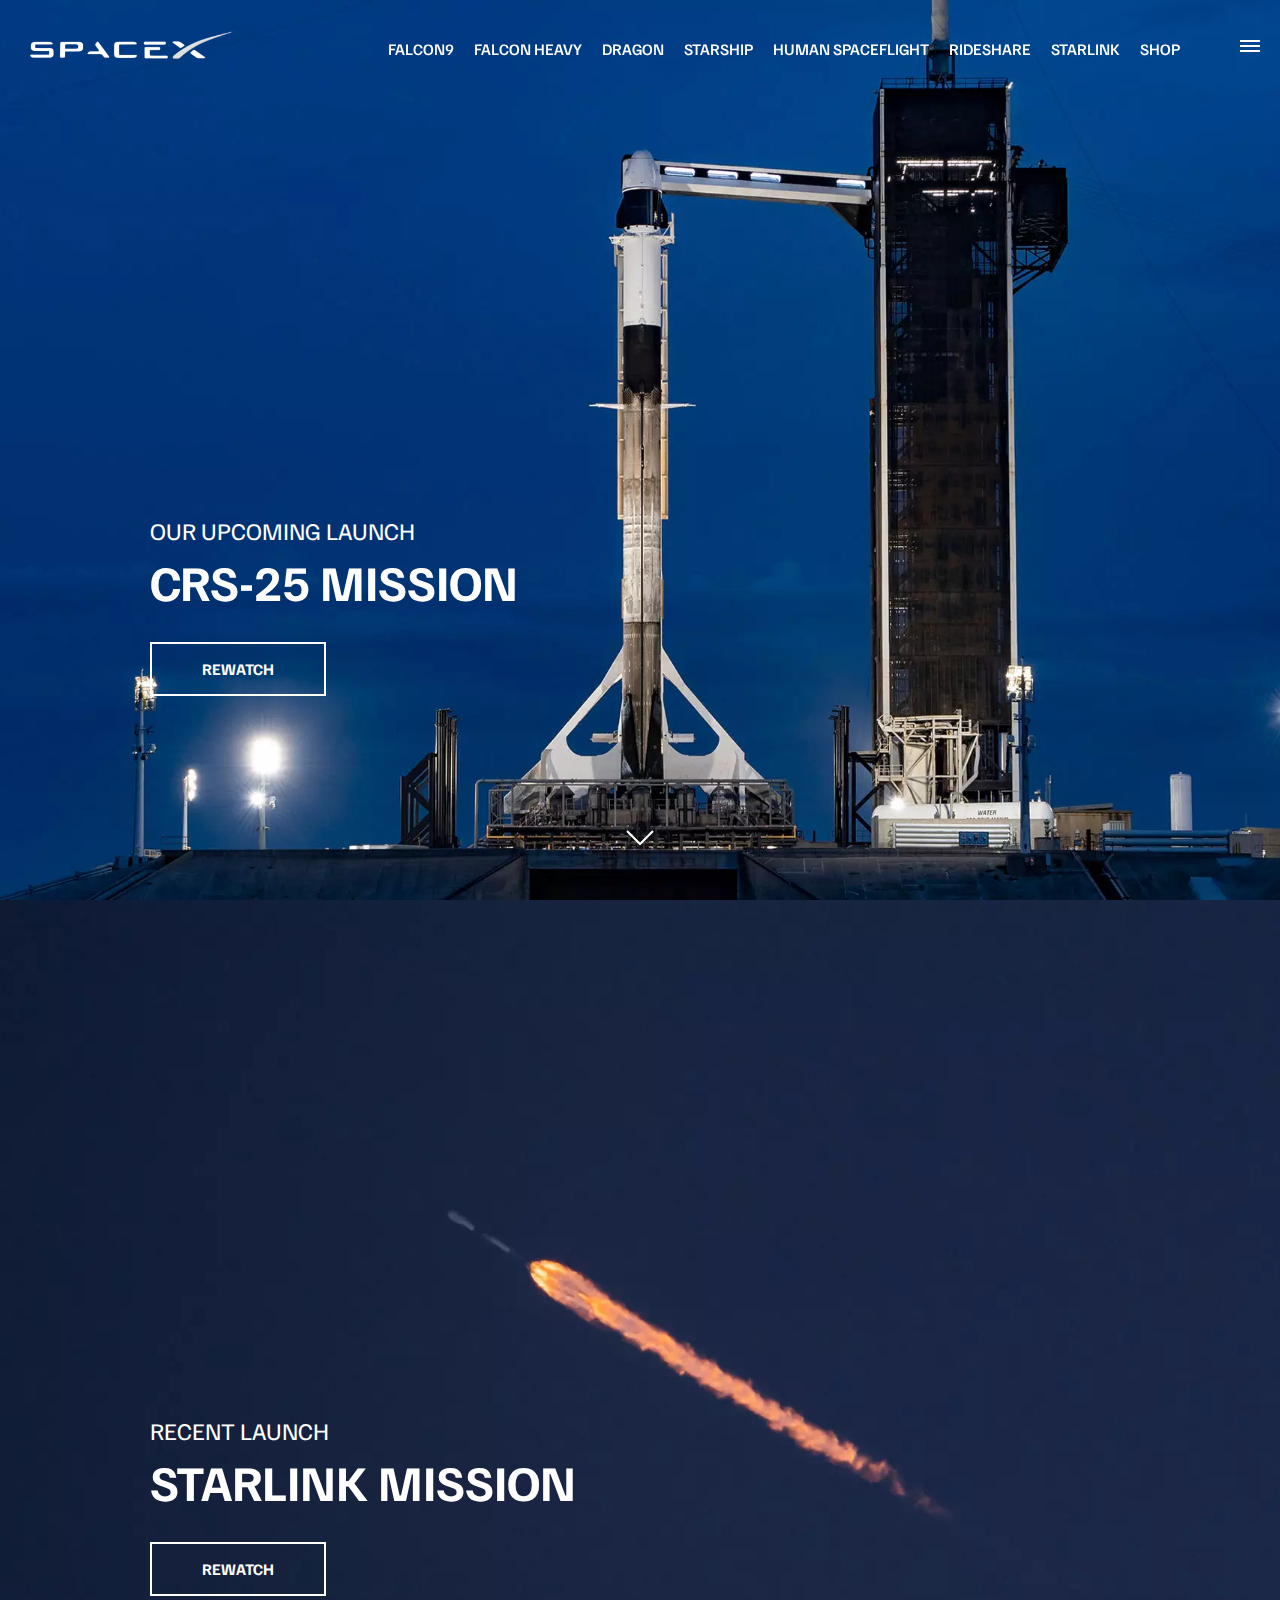
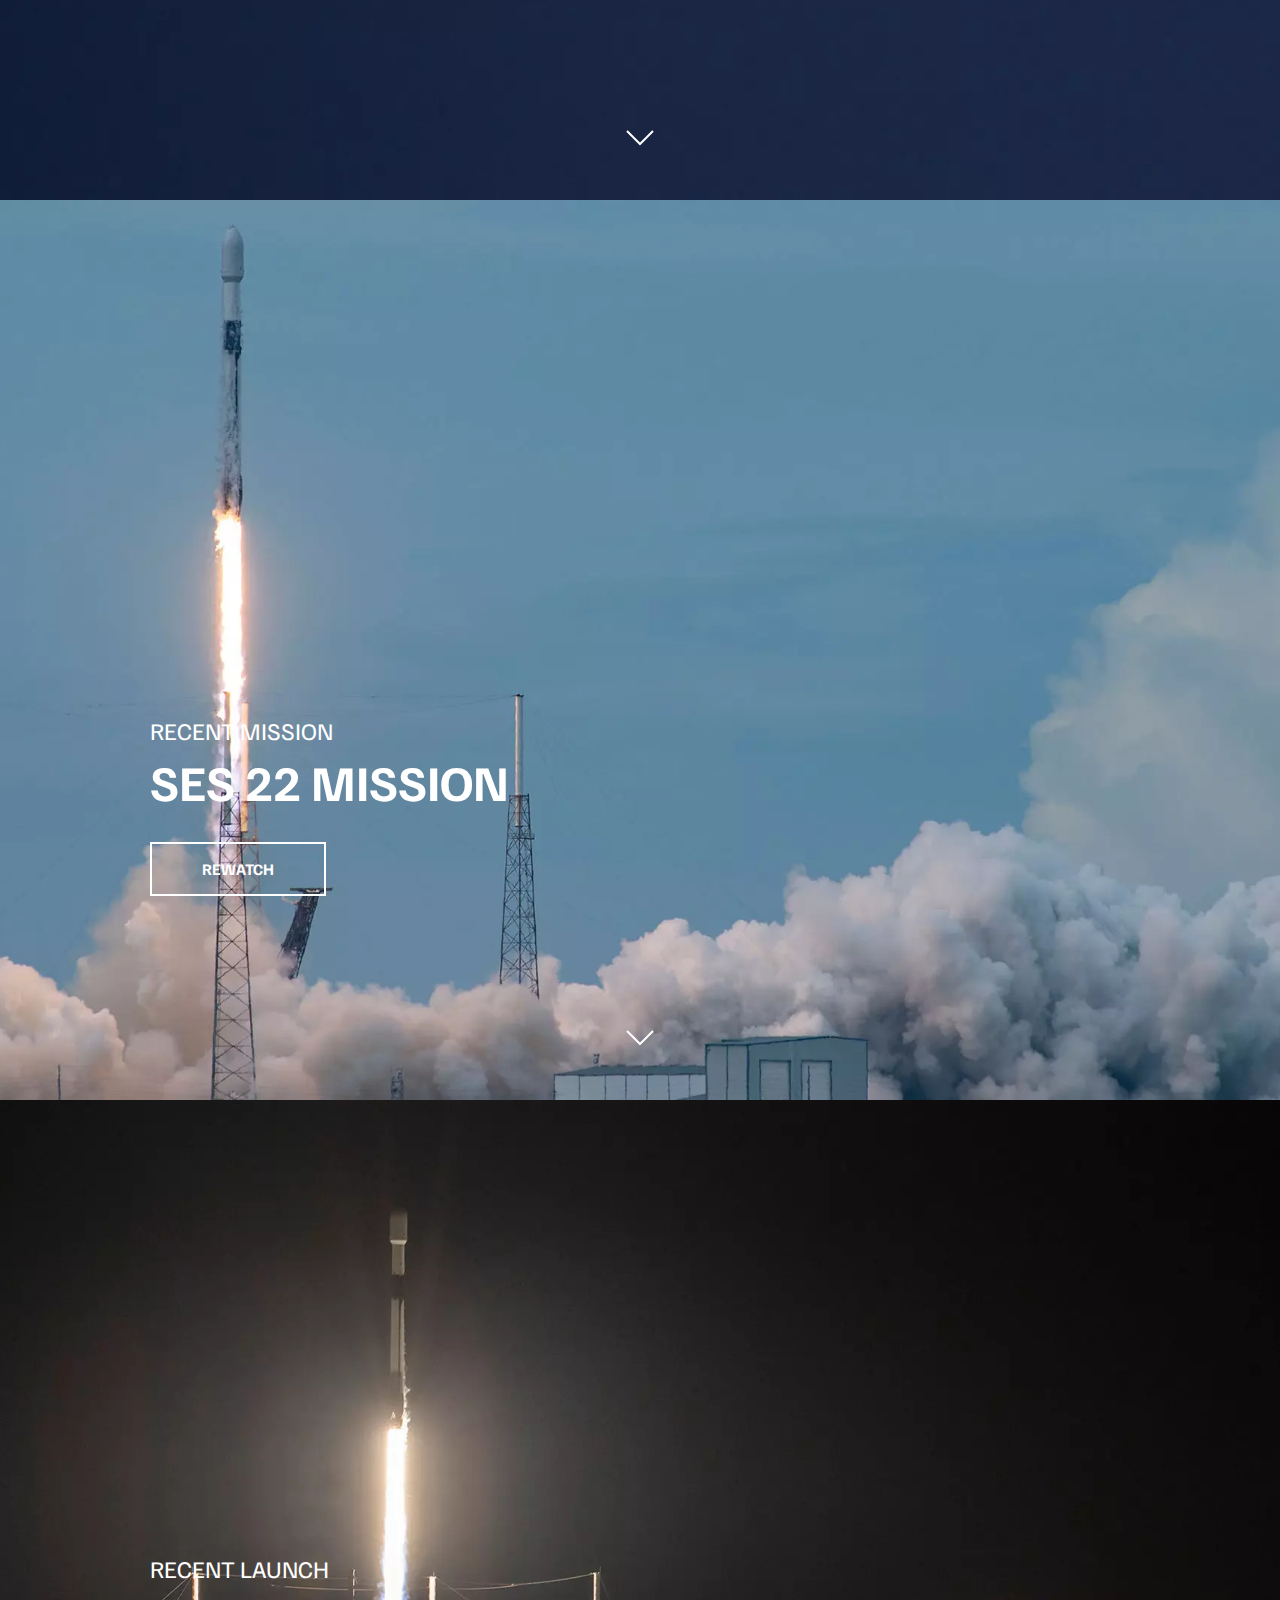
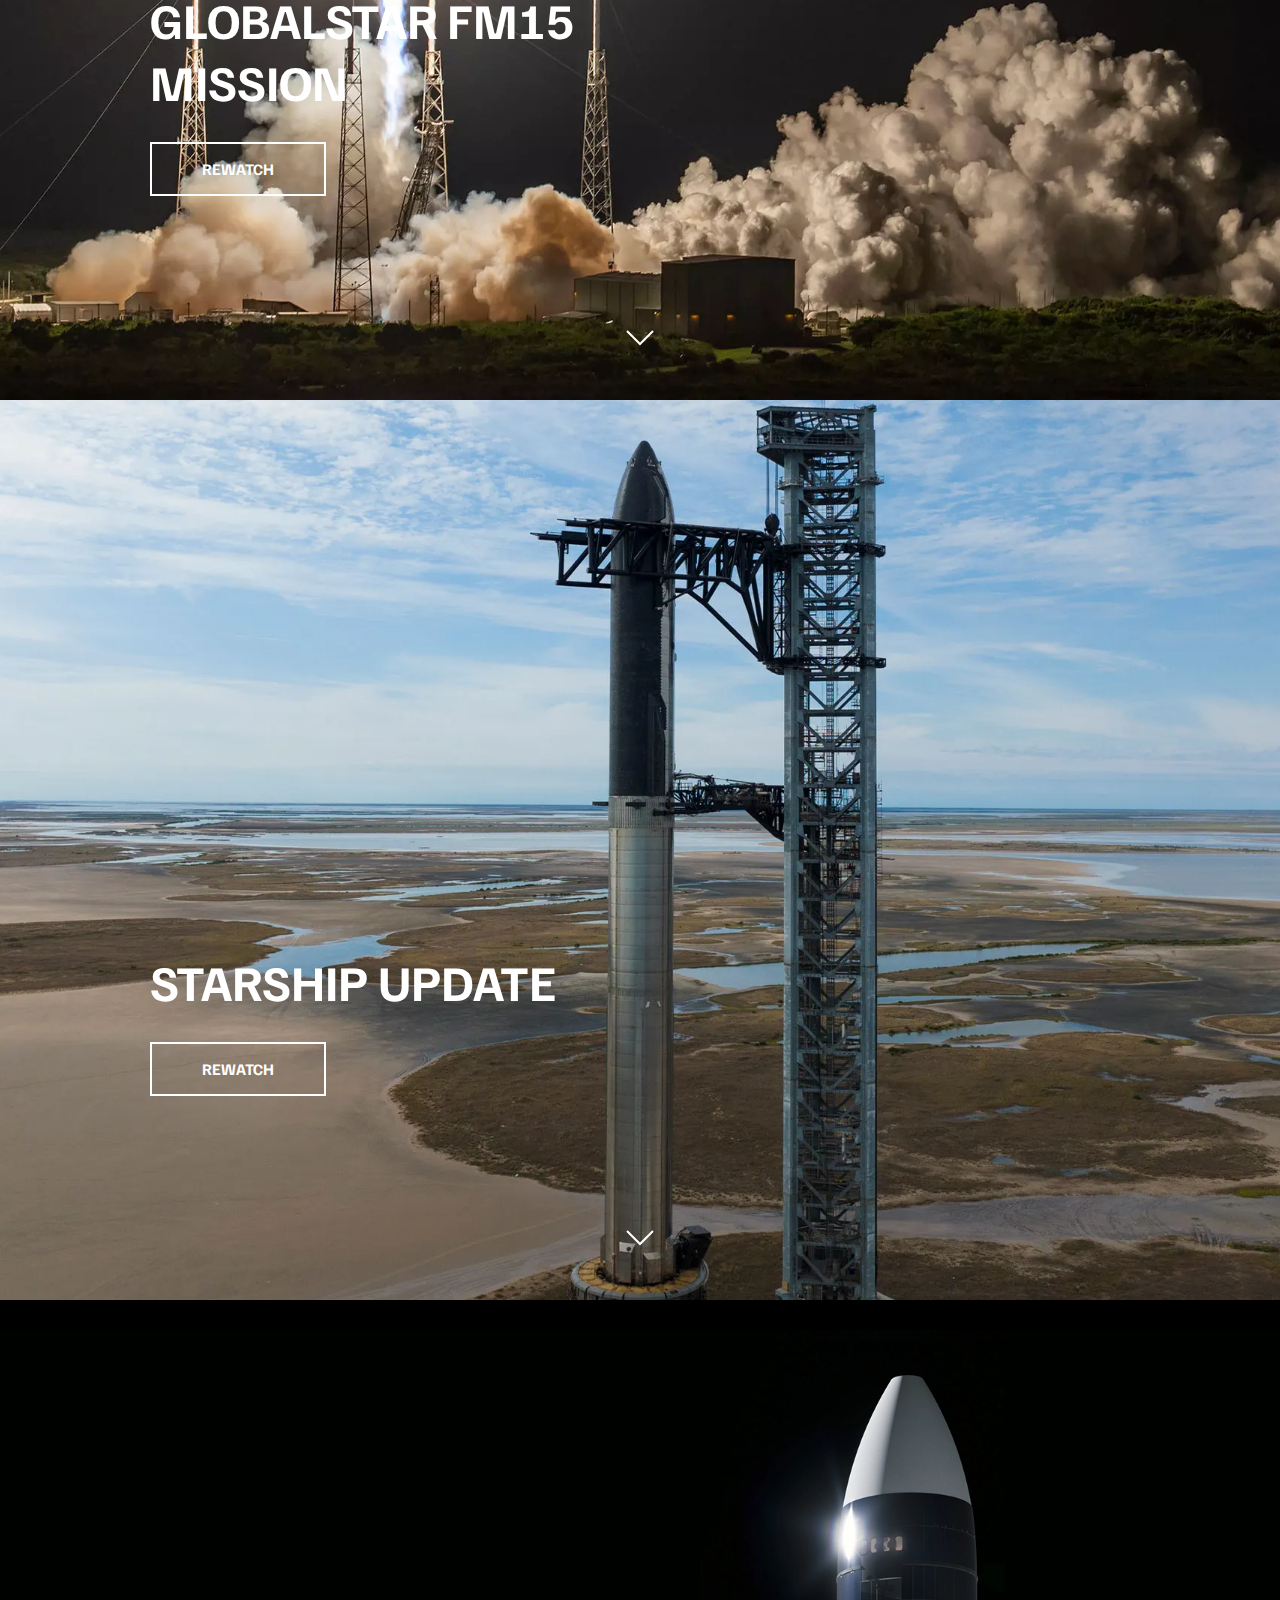
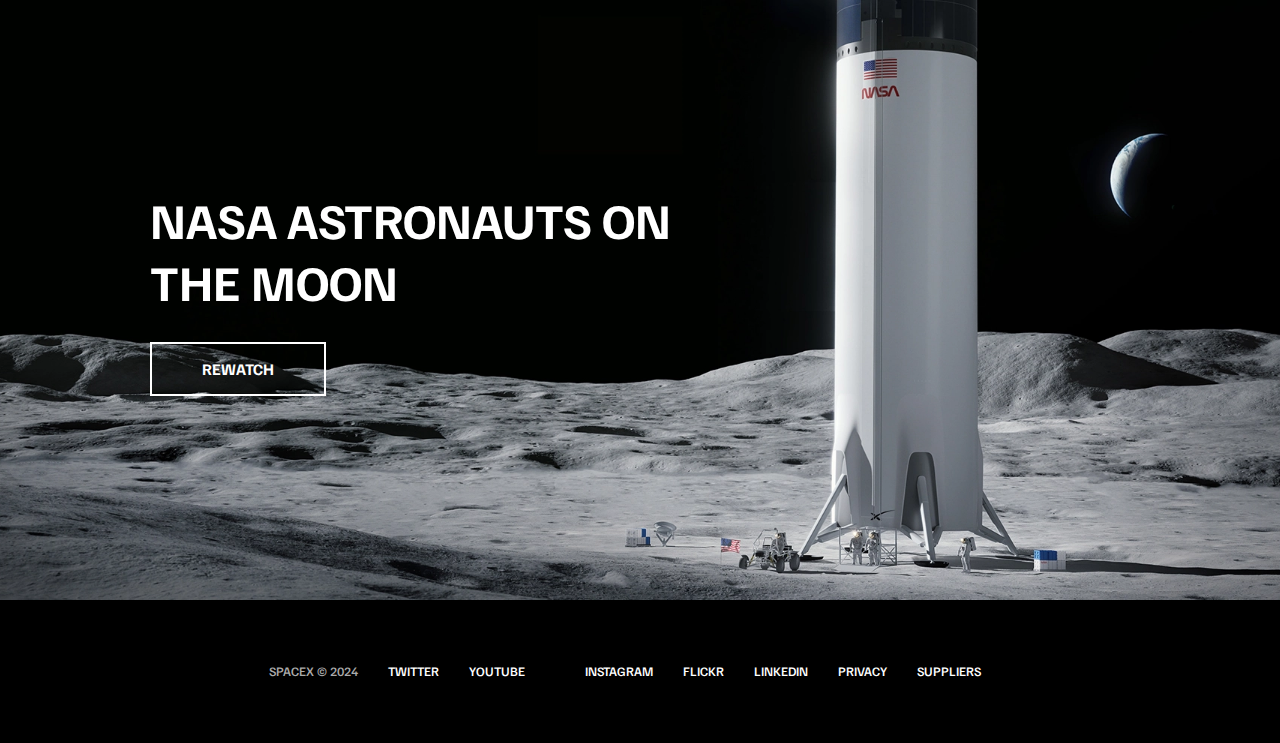
<file: index.html>
<!DOCTYPE html>
 <html>
 <head>
 	<meta charset="utf-8">
 	<meta name="viewport" content="width=device-width, initial-scale=1">
 	<link rel="stylesheet" type="text/css" href="css/style.css">
 	<script src="./js/main.js" defer></script>
 	<title>SpaceX</title>
 </head>
 <body>
 	<div id="overlay"></div>
 	<div id="mobile-menu" class="mobile-main-menu">
 		<ul>
 			<li><a href="#">Mission</a></li>
 			<li><a href="#">Launches</a></li>
 			<li><a href="#">Careers</a></li>
 			<li><a href="#">Updates</a></li>
 			<li><a href="#">Shop</a></li>

 				<li class="mobile-only"><a href="falcon9.html">Falcon9</li>
 				<li class="mobile-only"><a href="falcon-heavy.html">Falcon Heavy</li>
 				<li class="mobile-only"><a href="dragon.html">Dragon</li>
 				<li class="mobile-only"><a href="#">Starship</a></li>
 				<li class="mobile-only"><a href="#">Human Spaceflight</a></li>
 				<li class="mobile-only"><a href="#">RideShare</a></li>
 				<li class="mobile-only"><a href="#">Starlink</a></li>
 		</ul>
 	</div>
 	<header class="main-header">
 		<div class="logo">
 			<a href="index.html">
 				<img src="img/logo.png" alt="SpaceX">
 			</a>
 		</div>
 		<nav class="desktop-main-menu">
 			<ul>
 				<li><a href="falcon9.html">Falcon9</li>
 				<li><a href="falcon-heavy.html">Falcon Heavy</li>
 				<li><a href="dragon.html">Dragon</li>
 				<li><a href="#">Starship</a></li>
 				<li><a href="#">Human Spaceflight</a></li>
 				<li><a href="#">RideShare</a></li>
 				<li><a href="#">Starlink</a></li>
 				<li><a href="#">Shop</a></li>
 			</ul>
 		</nav>
 	</header>

 	<!-- HAMBURGER MENU -->
 	<button id="menu-btn" class="hamburger" type="button">
 		<span class="hamburger-top"></span>
 		<span class="hamburger-middle"></span>
 		<span class="hamburger-bottom"></span>
 	</button>

 	<!-- Section-A -->
 	<section class="section-a">
 		<div class="section-inner">
 			<h4>Our Upcoming Launch</h4>
 			<h2>CRS-25 Mission</h2>
 			<a href="#" class="btn">
 				<div class="hover"></div>
 				<span>Rewatch</span>
 			</a>
 		</div>

 		<div class="scroll-arrow">
 			<svg width="30px" height="20px">
 				<path 
 					stroke="#ffffff"
 					fill="none"
 					stroke-width="2px"
 					d="M2.000,5.000 L15.000,18.000 L28.000,5.000">
 				</path>
 			</svg>
 		</div>
 	</section>

 	<!-- Section-B -->
 	<section class="section-b">
 		<div class="section-inner">
 			<h4>Recent Launch</h4>
 			<h2>Starlink Mission</h2>
 			<a href="#" class="btn">
 				<div class="hover"></div>
 				<span>Rewatch</span>
 			</a>
 		</div>

 		<div class="scroll-arrow">
 			<svg width="30px" height="20px">
 				<path 
 					stroke="#ffffff"
 					fill="none"
 					stroke-width="2px"
 					d="M2.000,5.000 L15.000,18.000 L28.000,5.000">
 				</path>
 			</svg>
 		</div>
 	</section>


 	<!-- Section-C  -->
 	<section class="section-c">
 		<div class="section-inner">
 			<h4>Recent Mission</h4>
 			<h2>SES 22 Mission</h2>
 			<a href="#" class="btn">
 				<div class="hover"></div>
 				<span>Rewatch</span>
 			</a>
 		</div>

 		<div class="scroll-arrow">
 			<svg width="30px" height="20px">
 				<path 
 					stroke="#ffffff"
 					fill="none"
 					stroke-width="2px"
 					d="M2.000,5.000 L15.000,18.000 L28.000,5.000">
 				</path>
 			</svg>
 		</div>
 	</section>

 	<!-- Section-D -->
 	<section class="section-d">
 		<div class="section-inner">
 			<h4>Recent Launch</h4>
 			<h2>Globalstar FM15 Mission </h2>
 			<a href="#" class="btn">
 				<div class="hover"></div>
 				<span>Rewatch</span>
 			</a>
 		</div>

 		<div class="scroll-arrow">
 			<svg width="30px" height="20px">
 				<path 
 					stroke="#ffffff"
 					fill="none"
 					stroke-width="2px"
 					d="M2.000,5.000 L15.000,18.000 L28.000,5.000">
 				</path>
 			</svg>
 		</div>
 	</section>

<!-- Section-F -->
<section class="section-e">
 		<div class="section-inner">
 			<h2>Starship Update</h2>
 			<a href="#" class="btn">
 				<div class="hover"></div>
 				<span>Rewatch</span>
 			</a>
 		</div>

 		<div class="scroll-arrow">
 			<svg width="30px" height="20px">
 				<path 
 					stroke="#ffffff"
 					fill="none"
 					stroke-width="2px"
 					d="M2.000,5.000 L15.000,18.000 L28.000,5.000">
 				</path>
 			</svg>
 		</div>
 	</section>

 	<!-- Section-f -->
 	<section class="section-f">
 		<div class="section-inner">
 			<h2>NASA Astronauts on the Moon</h2>
 			<a href="#" class="btn">
 				<div class="hover"></div>
 				<span>Rewatch</span>
 			</a>
 		</div>
 	</section>

 	<footer>
 		<ul>
 			<li>SpaceX &copy; 2024</li>
 			<li><a href="#">Twitter</a></li>
 			<li><a href="#">Youtube</a><li>
 			<li><a href="#">Instagram</a></li>
 			<li><a href="#">Flickr</a></li>
 			<li><a href="#">Linkedin</a></li>
 			<li><a href="#">Privacy</a></li>
 			<li><a href="#">Suppliers</a></li>
 		</ul>
 	</footer>



 
 </body>
 </html>
</file>
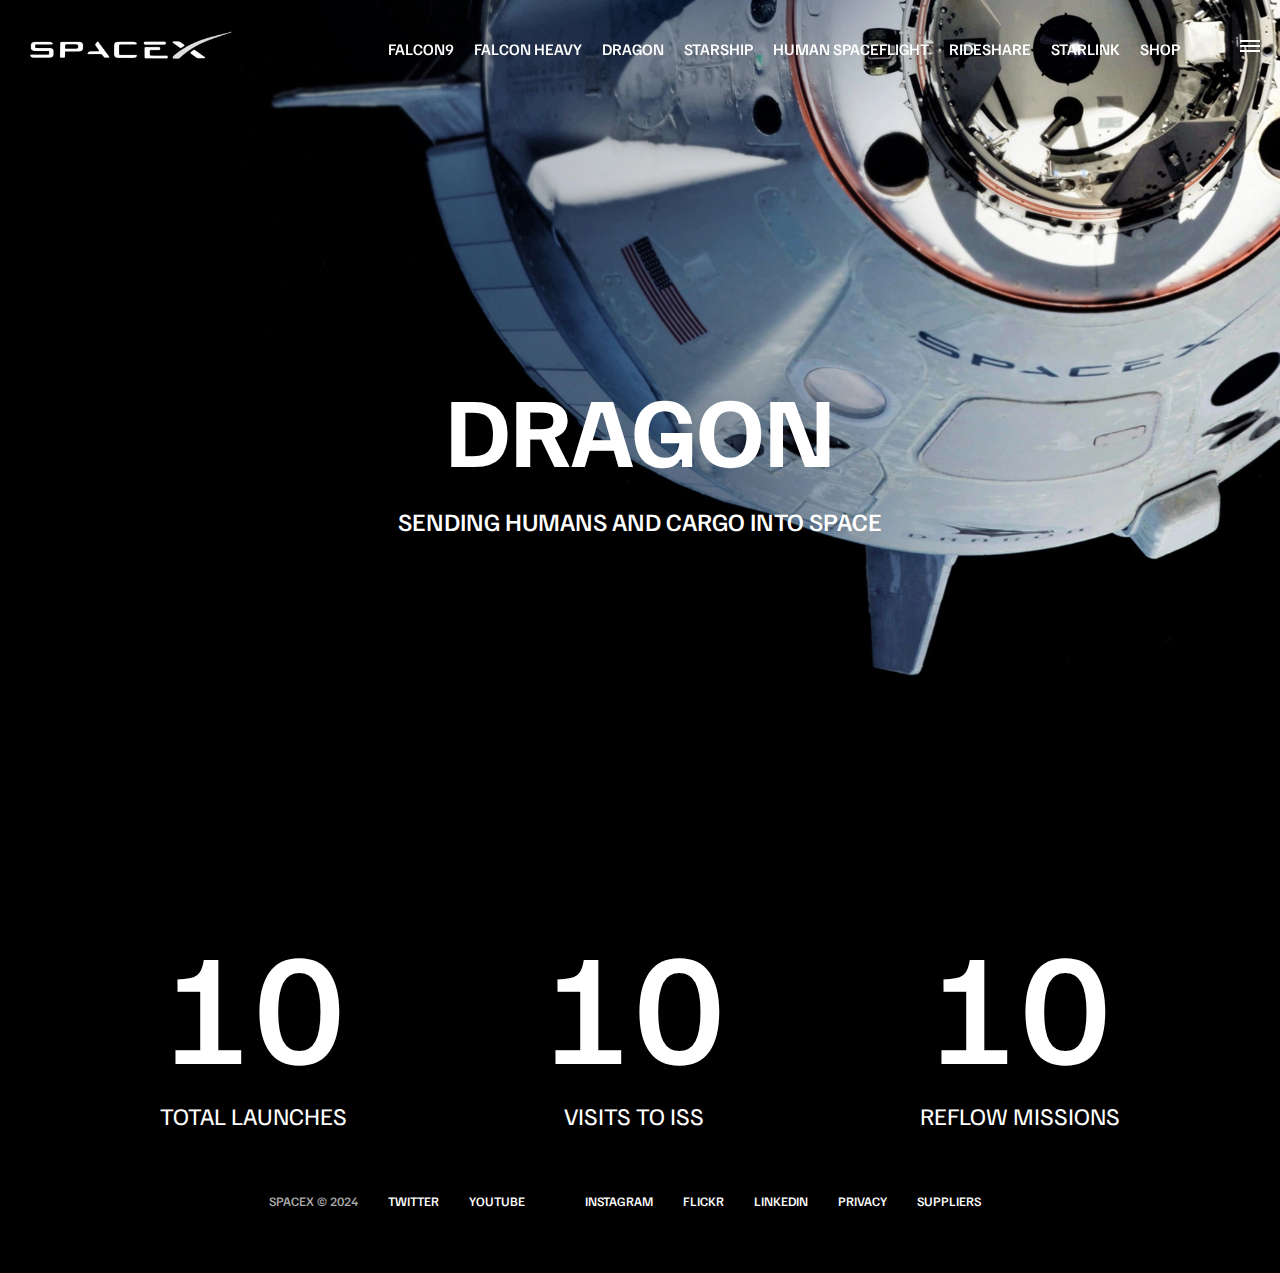
<file: dragon.html>
<!DOCTYPE html>
 <html>
 <head>
 	<meta charset="utf-8">
 	<meta name="viewport" content="width=device-width, initial-scale=1">
 	<link rel="stylesheet" type="text/css" href="css/style.css">
 	<script src="./js/main.js" defer></script>
 	<title>SpaceX | Dragon </title>
 </head>
 <body>
 	<div id="overlay"></div>
 	<div id="mobile-menu" class="mobile-main-menu">
 		<ul>
 			<li><a href="#">Mission</a></li>
 			<li><a href="#">Launches</a></li>
 			<li><a href="#">Careers</a></li>
 			<li><a href="#">Updates</a></li>
 			<li><a href="#">Shop</a></li>

 				<li class="mobile-only"><a href="falcon9.html">Falcon9</li>
 				<li class="mobile-only"><a href="falcon-heavy.html">Falcon Heavy</li>
 				<li class="mobile-only"><a href="dragon.html">Dragon</li>
 				<li class="mobile-only"><a href="#">Starship</li>
 				<li class="mobile-only"><a href="#">Human Spaceflight</li>
 				<li class="mobile-only"><a href="#">RideShare</li>
 				<li class="mobile-only"><a href="#">Starlink</a></li>
 		</ul>
 	</div>
 	<header class="main-header">
 		<div class="logo">
 			<a href="index.html">
 				<img src="img/logo.png" alt="SpaceX">
 			</a>
 		</div>
 		<nav class="desktop-main-menu">
 			<ul>
 				<li><a href="falcon9.html">Falcon9</li>
 				<li><a href="falcon-heavy.html">Falcon Heavy</li>
 				<li><a href="dragon.html">Dragon</li>
 				<li><a href="#">Starship</a></li>
 				<li><a href="#">Human Spaceflight</a></li>
 				<li><a href="#">RideShare</a></li>
 				<li><a href="#">Starlink</a></li>
 				<li><a href="#">Shop</a></li>
 			</ul>
 		</nav>
 	</header>

 	<!-- HAMBURGER MENU -->
 	<button id="menu-btn" class="hamburger" type="button">
 		<span class="hamburger-top"></span>
 		<span class="hamburger-middle"></span>
 		<span class="hamburger-bottom"></span>
 	</button>

 	<section class="section-animate bg-dragon">
 	</section>
 	<div class="section-inner-center">
 		<h3>Dragon</h3>
 		<p>Sending humans and Cargo into Space</p>
 	</div>

 	<div class="stats">
 		<div>
 			<span class="counter" data-target="34">0</span>
 			<h4>Total Launches</h4>
 		</div>
 		<div>
 			<span class="counter" data-target="31">0</span>
 			<h4>Visits to ISS</h4>
 		</div>
 		<div>
 			<span class="counter" data-target="13">0</span>
 			<h4>Reflow Missions</h4>
 		</div>
 	</div>

 	<footer>
 		<ul>
 			<li>SpaceX &copy; 2024</li>
 			<li><a href="#">Twitter</a></li>
 			<li><a href="#">Youtube</a><li>
 			<li><a href="#">Instagram</a></li>
 			<li><a href="#">Flickr</a></li>
 			<li><a href="#">Linkedin</a></li>
 			<li><a href="#">Privacy</a></li>
 			<li><a href="#">Suppliers</a></li>
 		</ul>
 	</footer>



 
 </body>
 </html>
</file>
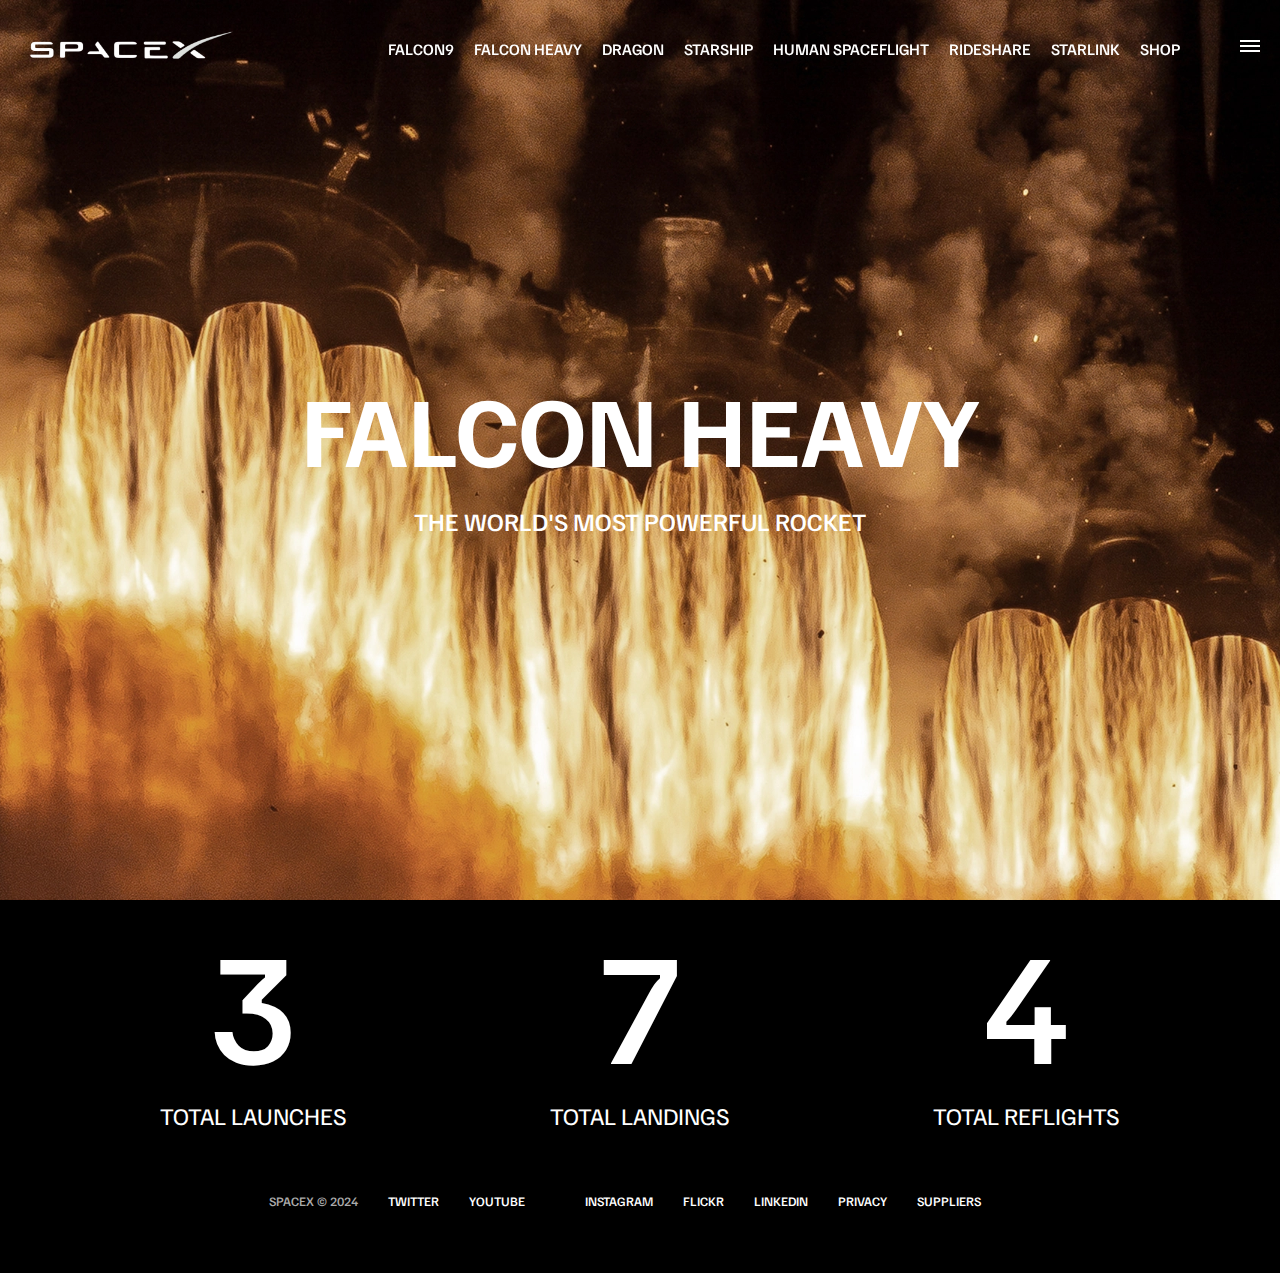
<file: falcon-heavy.html>
<!DOCTYPE html>
 <html>
 <head>
 	<meta charset="utf-8">
 	<meta name="viewport" content="width=device-width, initial-scale=1">
 	<link rel="stylesheet" type="text/css" href="css/style.css">
 	<script src="./js/main.js" defer></script>
 	<title>SpaceX | Falcon-Heavy</title>
 </head>
 <body>
 	<div id="overlay"></div>
 	<div id="mobile-menu" class="mobile-main-menu">
 		<ul>
 			<li><a href="#">Mission</a></li>
 			<li><a href="#">Launches</a></li>
 			<li><a href="#">Careers</a></li>
 			<li><a href="#">Updates</a></li>
 			<li><a href="#">Shop</a></li>

 				<li class="mobile-only"><a href="falcon9.html">Falcon9</li>
 				<li class="mobile-only"><a href="falcon-heavy.html">Falcon Heavy</li>
 				<li class="mobile-only"><a href="dragon.html">Dragon</li>
 				<li class="mobile-only"><a href="#">Starship</li>
 				<li class="mobile-only"><a href="#">Human Spaceflight</li>
 				<li class="mobile-only"><a href="#">RideShare</li>
 				<li class="mobile-only"><a href="#">Starlink</a></li>
 		</ul>
 	</div>
 	<header class="main-header">
 		<div class="logo">
 			<a href="index.html">
 				<img src="img/logo.png" alt="SpaceX">
 			</a>
 		</div>
 		<nav class="desktop-main-menu">
 			<ul>
 				<li><a href="falcon9.html">Falcon9</li>
 				<li><a href="falcon-heavy.html">Falcon Heavy</li>
 				<li><a href="dragon.html">Dragon</li>
 				<li><a href="#">Starship</a></li>
 				<li><a href="#">Human Spaceflight</a></li>
 				<li><a href="#">RideShare</a></li>
 				<li><a href="#">Starlink</a></li>
 				<li><a href="#">Shop</a></li>
 			</ul>
 		</nav>
 	</header>

 	<!-- HAMBURGER MENU -->
 	<button id="menu-btn" class="hamburger" type="button">
 		<span class="hamburger-top"></span>
 		<span class="hamburger-middle"></span>
 		<span class="hamburger-bottom"></span>
 	</button>

 	<section class="section-animate bg-falcon-heavy">
 	</section>
 	<div class="section-inner-center">
 		<h3>Falcon Heavy</h3>
 		<p>The World's most powerful Rocket</p>
 	</div>

 	<div class="stats">
 		<div>
 			<span class="counter" data-target="3">0</span>
 			<h4>Total Launches</h4>
 		</div>
 		<div>
 			<span class="counter" data-target="7">0</span>
 			<h4>Total Landings</h4>
 		</div>
 		<div>
 			<span class="counter" data-target="4">0</span>
 			<h4>Total Reflights</h4>
 		</div>
 	</div>

 	<footer>
 		<ul>
 			<li>SpaceX &copy; 2024</li>
 			<li><a href="#">Twitter</a></li>
 			<li><a href="#">Youtube</a><li>
 			<li><a href="#">Instagram</a></li>
 			<li><a href="#">Flickr</a></li>
 			<li><a href="#">Linkedin</a></li>
 			<li><a href="#">Privacy</a></li>
 			<li><a href="#">Suppliers</a></li>
 		</ul>
 	</footer>



 
 </body>
 </html>
</file>
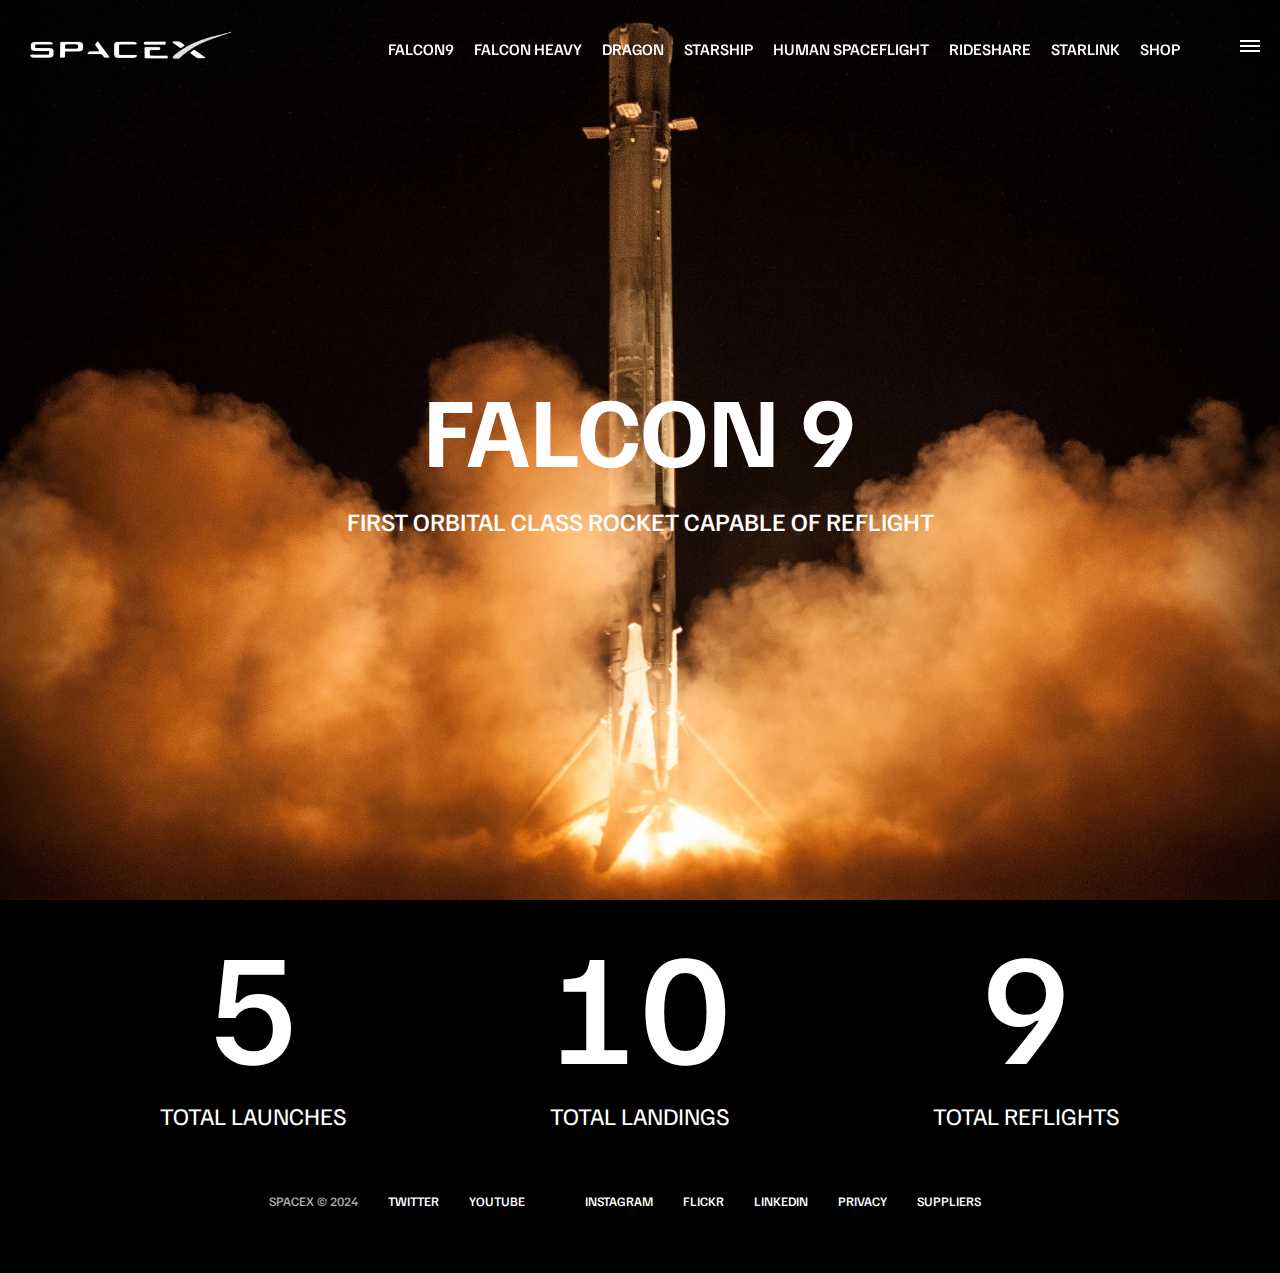
<file: falcon9.html>
<!DOCTYPE html>
 <html>
 <head>
 	<meta charset="utf-8">
 	<meta name="viewport" content="width=device-width, initial-scale=1">
 	<link rel="stylesheet" type="text/css" href="css/style.css">
 	<script src="./js/main.js" defer></script>
 	<title>SpaceX | Falcon9</title>
 </head>
 <body>
 	<div id="overlay"></div>
 	<div id="mobile-menu" class="mobile-main-menu">
 		<ul>
 			<li><a href="#">Mission</a></li>
 			<li><a href="#">Launches</a></li>
 			<li><a href="#">Careers</a></li>
 			<li><a href="#">Updates</a></li>
 			<li><a href="#">Shop</a></li>

 				<li class="mobile-only"><a href="falcon9.html">Falcon9</li>
 				<li class="mobile-only"><a href="falcon-heavy.html">Falcon Heavy</li>
 				<li class="mobile-only"><a href="dragon.html">Dragon</li>
 				<li class="mobile-only"><a href="#">Starship</li>
 				<li class="mobile-only"><a href="#">Human Spaceflight</li>
 				<li class="mobile-only"><a href="#">RideShare</li>
 				<li class="mobile-only"><a href="#">Starlink</a></li>
 		</ul>
 	</div>
 	<header class="main-header">
 		<div class="logo">
 			<a href="index.html">
 				<img src="img/logo.png" alt="SpaceX">
 			</a>
 		</div>
 		<nav class="desktop-main-menu">
 			<ul>
 				<li><a href="falcon9.html">Falcon9</a></li>
 				<li><a href="falcon-heavy.html">Falcon Heavy</a></li>
 				<li><a href="dragon.html">Dragon</a></li>
 				<li><a href="#">Starship</a></li>
 				<li><a href="#">Human Spaceflight</a></li>
 				<li><a href="#">RideShare</a></li>
 				<li><a href="#">Starlink</a></li>
 				<li><a href="#">Shop</a></li>
 			</ul>
 		</nav>
 	</header>

 	<!-- HAMBURGER MENU -->
 	<button id="menu-btn" class="hamburger" type="button">
 		<span class="hamburger-top"></span>
 		<span class="hamburger-middle"></span>
 		<span class="hamburger-bottom"></span>
 	</button>

 	<section class="section-animate bg-falcon-9">
 	</section>
 	<div class="section-inner-center">
 		<h3>Falcon 9</h3>
 		<p>First orbital class rocket capable of reflight</p>
 	</div>

 	<div class="stats">
 		<div>
 			<span class="counter" data-target="5">0</span>
 			<h4>Total Launches</h4>
 		</div>
 		<div>
 			<span class="counter" data-target="12">0</span>
 			<h4>Total Landings</h4>
 		</div>
 		<div>
 			<span class="counter" data-target="9">0</span>
 			<h4>Total Reflights</h4>
 		</div>
 	</div>

 	<footer>
 		<ul>
 			<li>SpaceX &copy; 2024</li>
 			<li><a href="#">Twitter</a></li>
 			<li><a href="#">Youtube</a><li>
 			<li><a href="#">Instagram</a></li>
 			<li><a href="#">Flickr</a></li>
 			<li><a href="#">Linkedin</a></li>
 			<li><a href="#">Privacy</a></li>
 			<li><a href="#">Suppliers</a></li>
 		</ul>
 	</footer>



 
 </body>
 </html>
</file>
<file: css/style.css>
@import url('https://fonts.googleapis.com/css2?family=Familjen+Grotesk:ital,wght@0,400..700;1,400..700&display=swap');

*, *::before, *::after {
	padding: 0;
	margin:0;
	box-sizing: border-box;
}
body {
	font-family: "Familjen Grotesk", sans-serif;
    font-optical-sizing: auto;
    font-weight: 500;
    font-style: normal;
	background: #000;
	color:#fff;
}

a{
	text-decoration: none;
	color:#fff;
}

ul{
	list-style: none;
}

/*MAINHEADER/NAV*/
.main-header {
	position:fixed;
	top:0;
	left:0;
	width: 100%;
	z-index:3;
	display: flex;
	justify-content: space-between;
	align-items: center;
	text-transform: uppercase;
	height: 100px;
	padding:0 30px;
}
.logo {
	width: 210px;
	height: auto;
}

.logo img {
	display: block;
	width: 100%;
	height:auto;
}

/*Desktop Menu*/
.desktop-main-menu {
	margin-right:50px;
}

.desktop-main-menu ul {
	display: flex;
}

.desktop-main-menu ul li {
	position:relative;
	margin-right:20px;
	padding-bottom:2px;
}

/*Menu item bottom border animation*/
.desktop-main-menu ul li a::after {
	content:'';
	position:absolute;
	bottom:0; 
	left:0;
	width:100%;
	height:1px;
	background: #fff;
	transform: scaleX(0);
	transition:transform 0.6s cubic-bezier(0.19,1,0.22,1);
}

.desktop-main-menu ul li a:hover::after{
	transform: scaleX(1);
}

/*/*Section*/
section {
	position:relative;
	height: 100vh;
	background-position: center center;
	background-repeat: no repeat;
	background-size:cover;
	text-transform:uppercase;
}

.section-inner {
	position: absolute;
	bottom:200px;
	left:150px;
	max-width: 560px;

}

.section-inner h4 {
	font-size:24px;
	margin-bottom:5px;
	font-weight:300;
	animation:fadeInUp 0.5s ease-in-out;
}
.section-inner h2 {
	font-size:50px;
	font-weight: 700;
	margin-bottom:20px;
	animation:fadeInUp 0.5s ease-in-out 0.2s;
	animation-fill-mode:both; /*stop from starting at start*/
}
.section-inner a {
	animation:fadeInUp 0.5s ease-in-out 0.4s;
	animation-fill-mode: both; /*stop from starting at start*/
}

.section-a {
	background-image:url('../img/section-a.webp');
}
.section-b {
	background-image:url('../img/section-b.webp');
}
.section-c {
	background-image:url('../img/section-c.webp');
}
.section-d {
	background-image: url('../img/section-d.webp');
}
.section-e {
	background-image:url('../img/section-e.webp');
}
.section-f {
	background-image:url('../img/section-f.webp');
}

.btn{
	position:relative;
	display:inline-block;
	cursor: pointer;
	text-align:center;
	min-width: 130px;
	padding:15px 50px;
	margin-top:10px;
	border:2px solid #fff;
	text-transform: uppercase;
	font-weight: bold;
	z-index: 2;
	overflow:hidden;
}
.btn:hover span {
	font-weight: bold;
	color:#000;	
}
.btn .hover {
	position:absolute;
	top:0;
	left:0;
	width: 100%;
	height: 100%;
	background: #fff;
	color:#000;
	z-index: -1;
	transform: translateY(100%);
	transition:transform 0.6s cubic-bezier(0.19,1,0.22,1);
}

.btn:hover .hover {
	transform: translateY(0);
}
.scroll-arrow {
	position:absolute;
	bottom:50px;
	left:50%;
	transform:translateX(-50%);
	animation: fadeBounce 4s infinite;
}

/*Footer*/
footer {
	position:relative;
	padding:55px 0;
}

footer ul {
	display:flex;
	justify-content: center;
	align-items: center;
	flex-wrap: wrap;
}

footer ul li {
	margin-right: 30px;
	color:#aaa;
	text-transform:uppercase;
	font-size:13px;
	line-height:2.5;
}

footer ul li a{
	color:#fff;
	transition: color 0.6s; 
}

footer ul li a:hover {
	color:#aaa;
}

/*HAMBURGER MENU*/
.hamburger {
	position:fixed;
	top:40px;
	right:20px;
	z-index: 10;
	cursor:pointer;
	width:20px;
	height:20px;
	background:none;
	border:none;
}

.hamburger-top,
.hamburger-middle,
.hamburger-bottom {
	position:absolute;
	width:20px;
	height:2px;
	top:0;
	left:0;
	background:#fff ;
	transition:all 0.5s;
}

.hamburger-middle {
	transform: translateY(5px);
}

.hamburger-bottom {
	transform:translateY(10px);
}

/*Transition when hamburger menu will open*/
.open {
	transform:rotate(90deg);
}

.open .hamburger-top {
	transform: rotate(45deg) translateY(6px) translateX(6px);
}

.open .hamburger-middle {
	display: none;
}
.open .hamburger-bottom {
	transform:rotate(-45deg) translateY(6px) translateX(-6px);
}

.overlay-show {
	position: fixed;
	top:0;
	left:0;
	width: 100%;
	height: 100%;
	background-color: rgba(0,0,0,0.5);
	z-index: 3;
}

.stop-scrolling {
	overflow: hidden;
}


.mobile-only {
	display:none;
}

/*Mobile main menu*/
.mobile-main-menu {
	position:fixed;
	top:0;
	right:0;
	width: 350px;
	height: 100%;
	background:#000;
	z-index:4;
	display:flex;
	align-items: center;
	justify-content:center;
	transform:translateX(100%);
	transition:transform 0.6s cubic bezier(0.19,1,0.22,1);
}

.show-menu {
	transform:translateX(0);
}

.mobile-main-menu ul {
	display: flex;
	flex-direction: column;
	align-items:end;
	justify-content:center;
	padding:60px;
	width:100%;
}

.mobile-main-menu ul li {
	margin-bottom:20px;
	font-size:18px;
	text-transform:uppercase;
	border-bottom:1px #555 dotted;
	width:100%;
	padding-bottom:8px;
	text-align:right;
}


.mobile-main-menu ul li a {/usr/share/sphinx_rtd_theme
	color:#fff;
	transition:color 0.6s;
}

.mobile-main-menu ul li a:hover{
	color:#aaa;
}
/*Inner pages*/
.bg-falcon-9 {
	background-image:url('../img/falcon-9.webp');
}

.bg-falcon-heavy {
	background-image:url('../img/falcon-heavy.webp');
}
.bg-dragon {
	background-image:url('../img/dragon.webp');
}

.section-animate {
	animation:fadeIn 2s ease-in-out;
}

.section-inner-center {
	position:absolute;
	top:50%;
	left:50%;
	transform:translate(-50%,-50%);
	text-transform:uppercase;
	text-align:center;
	width:80%;
}

.section-inner-center h3 {
	font-size:100px;
	margin-bottom:15px;
	animation:fadeInUp 0.7s ease-in-out;
}

.section-inner-center p {
	font-size:25px;
	animation:fadeInUp 0.5s ease-in-out;
	animation-fill-mode:both;
}

.stats {
	max-width:960px;
	margin: 0 auto;
	display:flex;
	align-item:center;
	justify-content:space-between;
	text-align:center;
	text-transform:uppercase;
}

.stats div span {
	font-size:160px;
}

.stats div h4 {
	font-size:24px;
	font-weight:300;
}
/*Animation*/
@keyframes fadeInUp {
	0% {
		opacity:0;
		transform: translateY(140px);
	}

	100% {
		opacity:1;
		transform: translateY(0);
	}
}

@keyframes fadeIn {
	0% {
		opacity:0;
	}

	100% {
		opacity:1;
	}
}

@keyframes fadeBounce {
	0%,
	20%,
	50%,
	80%,
	100% {
		opacity: 0;
		transform: translateY(-20px);
	}

	40% {
		opacity: 1;
		transform: translateY(0);
	}
	
}

/*Media Queries*/
@media(max-width:960px){
	.desktop-main-menu {
		display: none;
	}

	.mobile-only {
		display: block;
	}

	.section-inner-center h3 {
		font-size:75px;
	}
}

@media(max-width:600px){
	.section-inner {
		bottom:75px;
		left:25px;
	}

	.section-inner h2 {
		font-size:40px;
	}

	footer ul li:first-child{
		position:absolute;
		top:30px;
		left:38%;
		transform:translateY(-50%,-50%);
	}
	.section-inner-center h3 {
		font-size:50px;
	}

	.section-inner-center {
		width:80%;
	}


	footer ul li{
		margin-right:15px;
	}

	.logo {
		width: 150px;
		margin:auto;
	}

/*	Stats*/
	.stats {
		flex-direction:column;
	}

	.stats div {
		margin-bottom:20px;
	}
</file>
